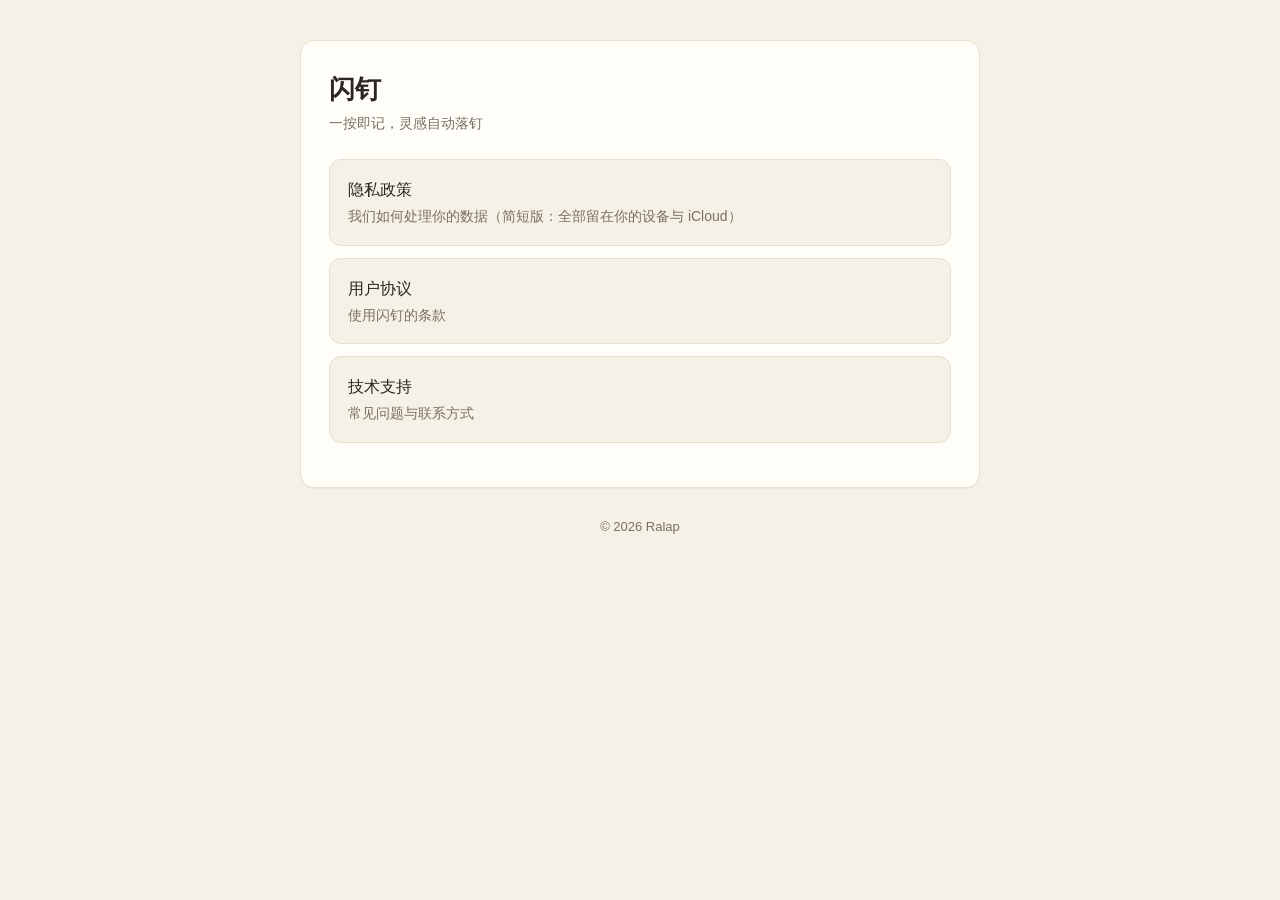
<file: index.html>
<!doctype html><html lang="zh-Hans"><head><meta charset="utf-8"><meta name="viewport" content="width=device-width,initial-scale=1">
<title>闪钉 · 法律信息</title><link rel="stylesheet" href="style.css"></head><body><main><div class="card">
<h1>闪钉</h1><p class="meta">一按即记，灵感自动落钉</p>
<div class="links">
<a href="privacy.html">隐私政策<span>我们如何处理你的数据（简短版：全部留在你的设备与 iCloud）</span></a>
<a href="terms.html">用户协议<span>使用闪钉的条款</span></a>
<a href="support.html">技术支持<span>常见问题与联系方式</span></a>
</div></div><footer>© 2026 Ralap</footer></main></body></html>
</file>
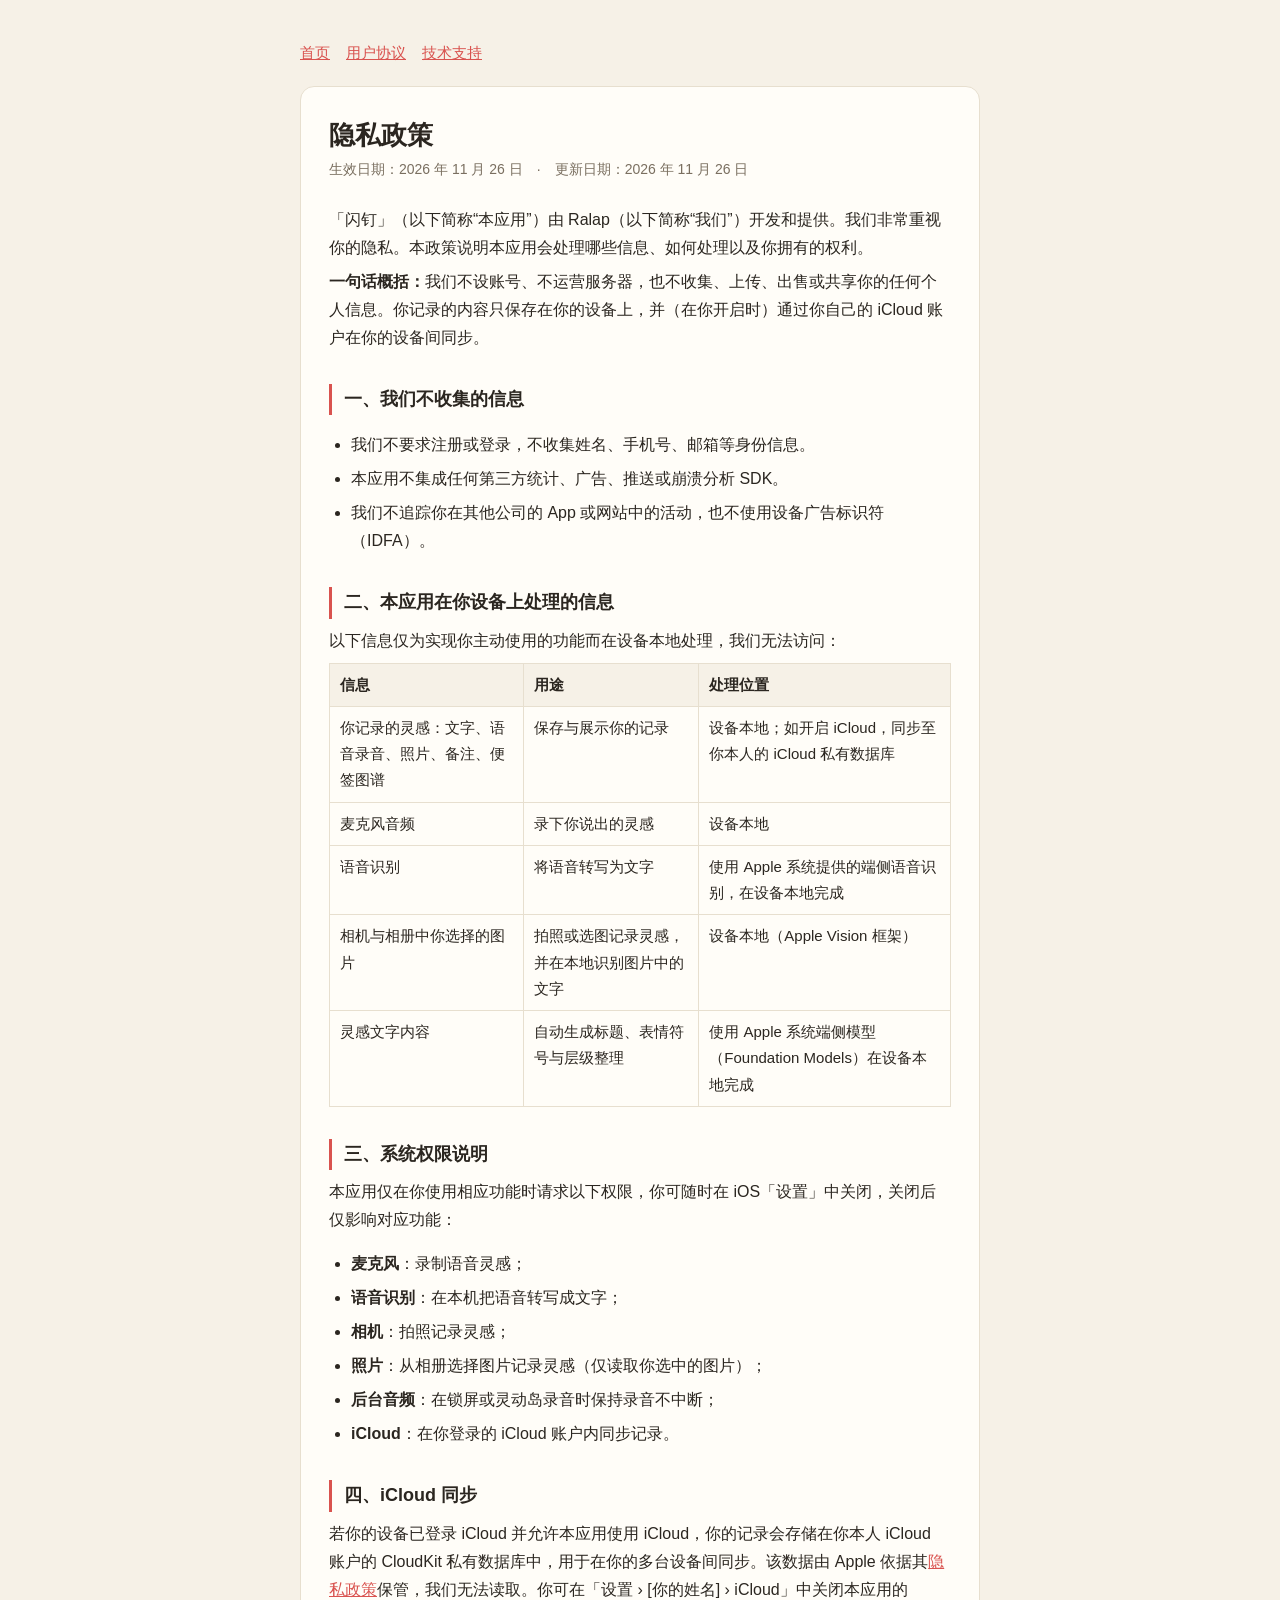
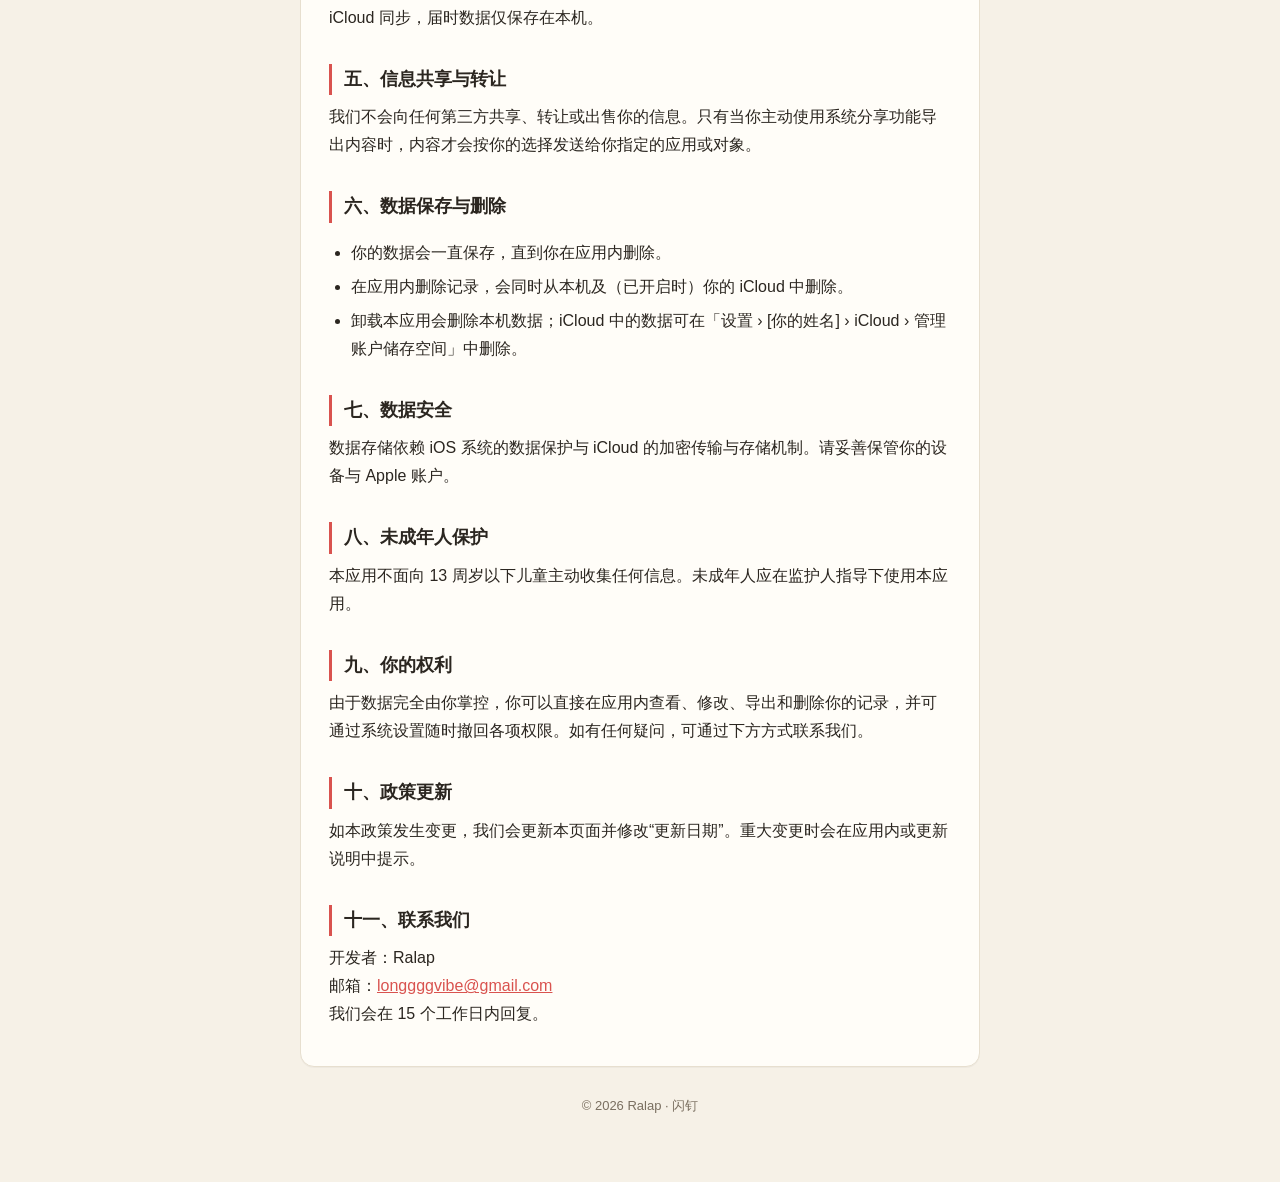
<file: privacy.html>
<!doctype html><html lang="zh-Hans"><head><meta charset="utf-8"><meta name="viewport" content="width=device-width,initial-scale=1">
<title>闪钉 · 隐私政策</title><link rel="stylesheet" href="style.css"></head><body><main>
<nav><a href="index.html">首页</a><a href="terms.html">用户协议</a><a href="support.html">技术支持</a></nav>
<div class="card">
<h1>隐私政策</h1><p class="meta">生效日期：2026 年 11 月 26 日　·　更新日期：2026 年 11 月 26 日</p>

<p>「闪钉」（以下简称“本应用”）由 Ralap（以下简称“我们”）开发和提供。我们非常重视你的隐私。本政策说明本应用会处理哪些信息、如何处理以及你拥有的权利。</p>
<p><strong>一句话概括：</strong>我们不设账号、不运营服务器，也不收集、上传、出售或共享你的任何个人信息。你记录的内容只保存在你的设备上，并（在你开启时）通过你自己的 iCloud 账户在你的设备间同步。</p>

<h2>一、我们不收集的信息</h2>
<ul>
<li>我们不要求注册或登录，不收集姓名、手机号、邮箱等身份信息。</li>
<li>本应用不集成任何第三方统计、广告、推送或崩溃分析 SDK。</li>
<li>我们不追踪你在其他公司的 App 或网站中的活动，也不使用设备广告标识符（IDFA）。</li>
</ul>

<h2>二、本应用在你设备上处理的信息</h2>
<p>以下信息仅为实现你主动使用的功能而在设备本地处理，我们无法访问：</p>
<table>
<tr><th>信息</th><th>用途</th><th>处理位置</th></tr>
<tr><td>你记录的灵感：文字、语音录音、照片、备注、便签图谱</td><td>保存与展示你的记录</td><td>设备本地；如开启 iCloud，同步至你本人的 iCloud 私有数据库</td></tr>
<tr><td>麦克风音频</td><td>录下你说出的灵感</td><td>设备本地</td></tr>
<tr><td>语音识别</td><td>将语音转写为文字</td><td>使用 Apple 系统提供的端侧语音识别，在设备本地完成</td></tr>
<tr><td>相机与相册中你选择的图片</td><td>拍照或选图记录灵感，并在本地识别图片中的文字</td><td>设备本地（Apple Vision 框架）</td></tr>
<tr><td>灵感文字内容</td><td>自动生成标题、表情符号与层级整理</td><td>使用 Apple 系统端侧模型（Foundation Models）在设备本地完成</td></tr>
</table>

<h2>三、系统权限说明</h2>
<p>本应用仅在你使用相应功能时请求以下权限，你可随时在 iOS「设置」中关闭，关闭后仅影响对应功能：</p>
<ul>
<li><strong>麦克风</strong>：录制语音灵感；</li>
<li><strong>语音识别</strong>：在本机把语音转写成文字；</li>
<li><strong>相机</strong>：拍照记录灵感；</li>
<li><strong>照片</strong>：从相册选择图片记录灵感（仅读取你选中的图片）；</li>
<li><strong>后台音频</strong>：在锁屏或灵动岛录音时保持录音不中断；</li>
<li><strong>iCloud</strong>：在你登录的 iCloud 账户内同步记录。</li>
</ul>

<h2>四、iCloud 同步</h2>
<p>若你的设备已登录 iCloud 并允许本应用使用 iCloud，你的记录会存储在你本人 iCloud 账户的 CloudKit 私有数据库中，用于在你的多台设备间同步。该数据由 Apple 依据其<a href="https://www.apple.com/legal/privacy/" target="_blank" rel="noopener">隐私政策</a>保管，我们无法读取。你可在「设置 › [你的姓名] › iCloud」中关闭本应用的 iCloud 同步，届时数据仅保存在本机。</p>

<h2>五、信息共享与转让</h2>
<p>我们不会向任何第三方共享、转让或出售你的信息。只有当你主动使用系统分享功能导出内容时，内容才会按你的选择发送给你指定的应用或对象。</p>

<h2>六、数据保存与删除</h2>
<ul>
<li>你的数据会一直保存，直到你在应用内删除。</li>
<li>在应用内删除记录，会同时从本机及（已开启时）你的 iCloud 中删除。</li>
<li>卸载本应用会删除本机数据；iCloud 中的数据可在「设置 › [你的姓名] › iCloud › 管理账户储存空间」中删除。</li>
</ul>

<h2>七、数据安全</h2>
<p>数据存储依赖 iOS 系统的数据保护与 iCloud 的加密传输与存储机制。请妥善保管你的设备与 Apple 账户。</p>

<h2>八、未成年人保护</h2>
<p>本应用不面向 13 周岁以下儿童主动收集任何信息。未成年人应在监护人指导下使用本应用。</p>

<h2>九、你的权利</h2>
<p>由于数据完全由你掌控，你可以直接在应用内查看、修改、导出和删除你的记录，并可通过系统设置随时撤回各项权限。如有任何疑问，可通过下方方式联系我们。</p>

<h2>十、政策更新</h2>
<p>如本政策发生变更，我们会更新本页面并修改“更新日期”。重大变更时会在应用内或更新说明中提示。</p>

<h2>十一、联系我们</h2>
<p>开发者：Ralap<br>邮箱：<a href="mailto:longgggvibe@gmail.com">longgggvibe@gmail.com</a><br>我们会在 15 个工作日内回复。</p>
</div><footer>© 2026 Ralap · 闪钉</footer></main></body></html>
</file>
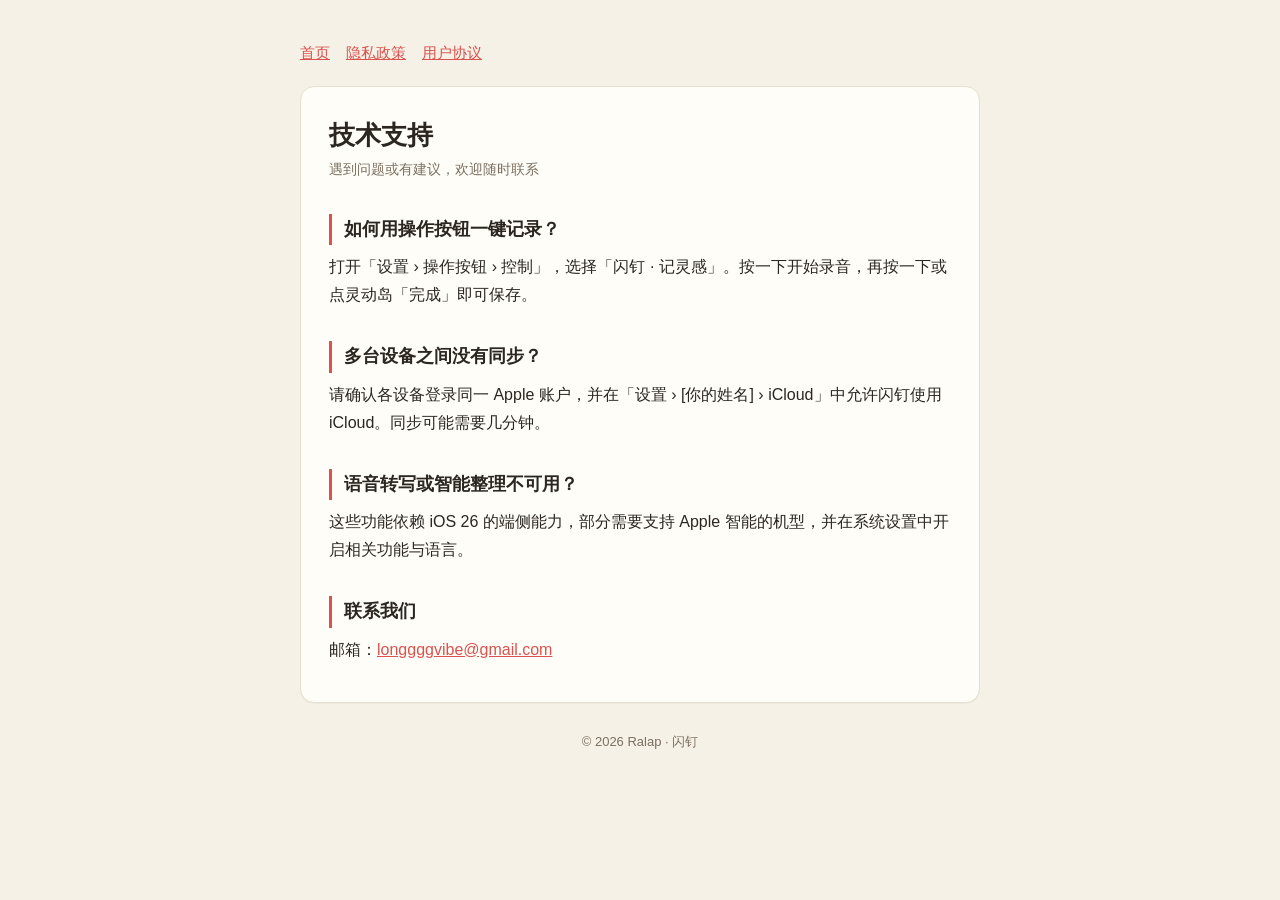
<file: support.html>
<!doctype html><html lang="zh-Hans"><head><meta charset="utf-8"><meta name="viewport" content="width=device-width,initial-scale=1">
<title>闪钉 · 技术支持</title><link rel="stylesheet" href="style.css"></head><body><main>
<nav><a href="index.html">首页</a><a href="privacy.html">隐私政策</a><a href="terms.html">用户协议</a></nav>
<div class="card">
<h1>技术支持</h1><p class="meta">遇到问题或有建议，欢迎随时联系</p>
<h2>如何用操作按钮一键记录？</h2>
<p>打开「设置 › 操作按钮 › 控制」，选择「闪钉 · 记灵感」。按一下开始录音，再按一下或点灵动岛「完成」即可保存。</p>
<h2>多台设备之间没有同步？</h2>
<p>请确认各设备登录同一 Apple 账户，并在「设置 › [你的姓名] › iCloud」中允许闪钉使用 iCloud。同步可能需要几分钟。</p>
<h2>语音转写或智能整理不可用？</h2>
<p>这些功能依赖 iOS 26 的端侧能力，部分需要支持 Apple 智能的机型，并在系统设置中开启相关功能与语言。</p>
<h2>联系我们</h2>
<p>邮箱：<a href="mailto:longgggvibe@gmail.com">longgggvibe@gmail.com</a></p>
</div><footer>© 2026 Ralap · 闪钉</footer></main></body></html>
</file>
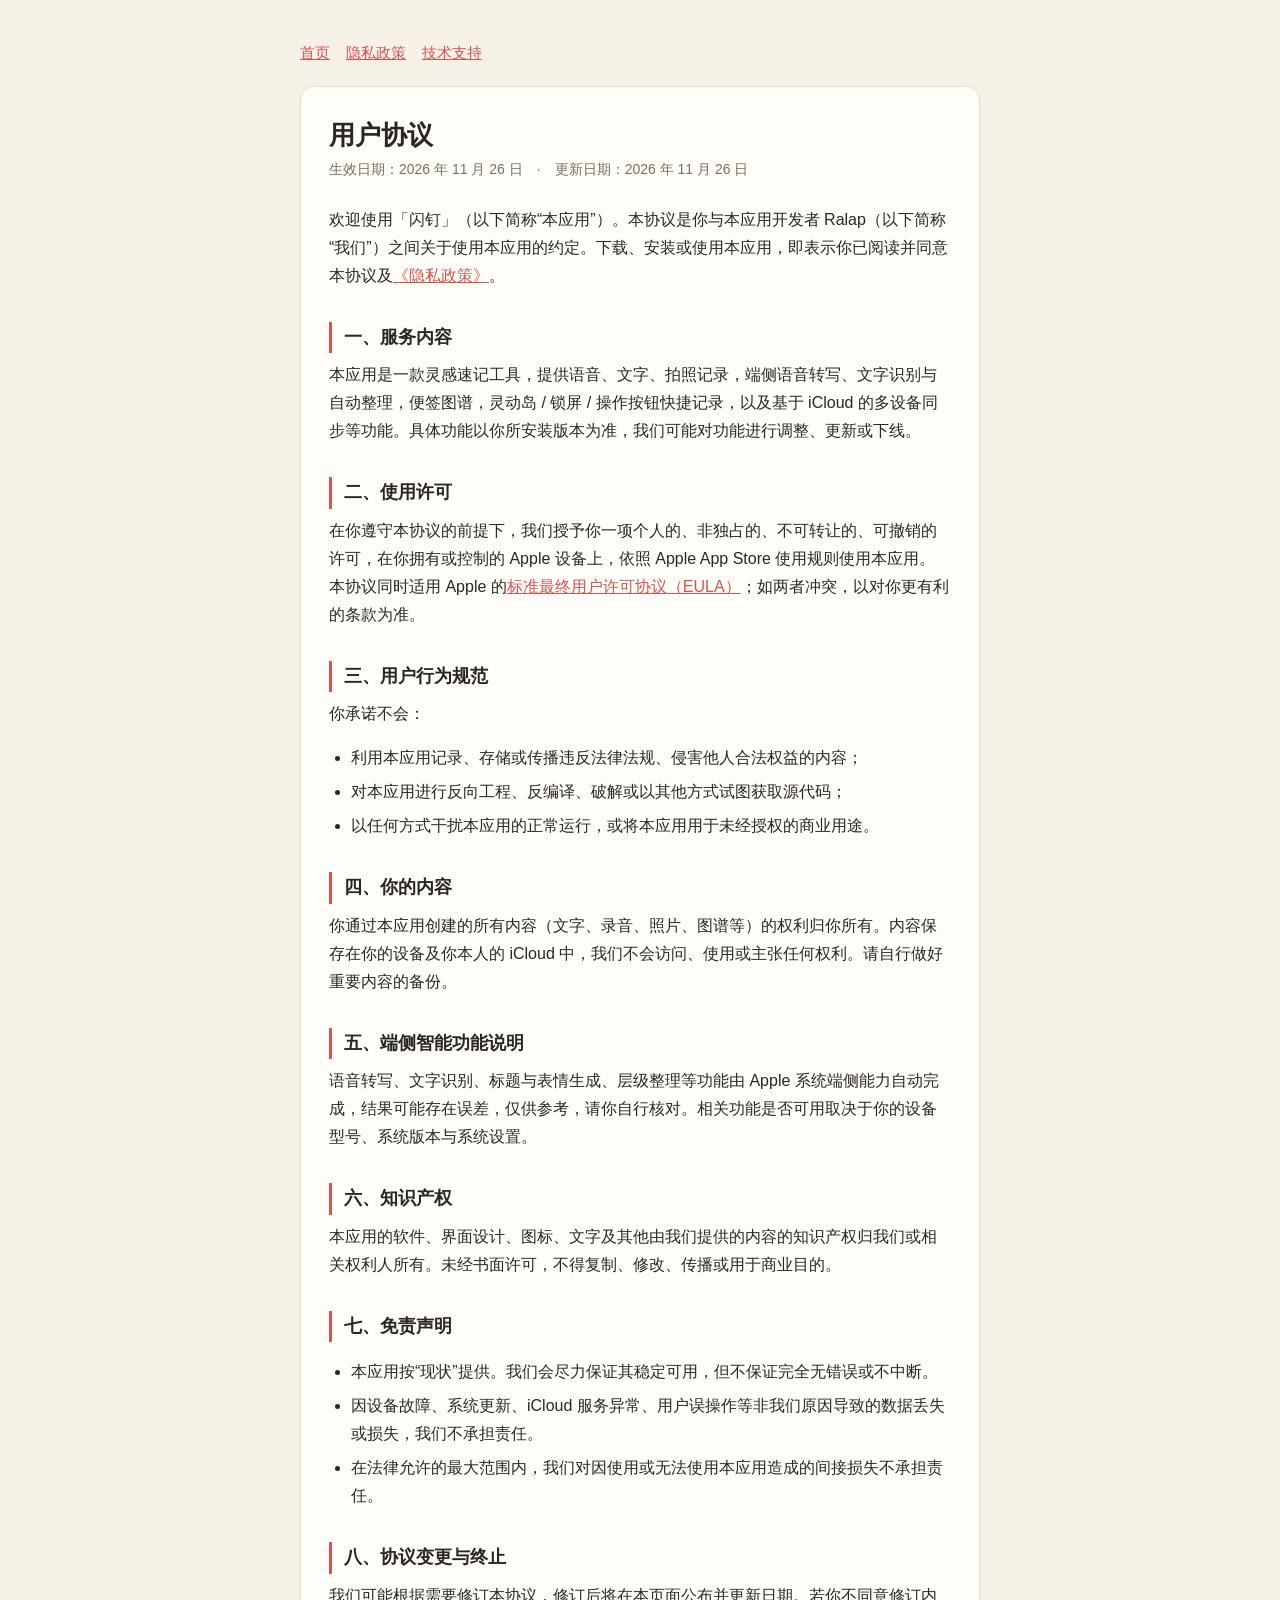
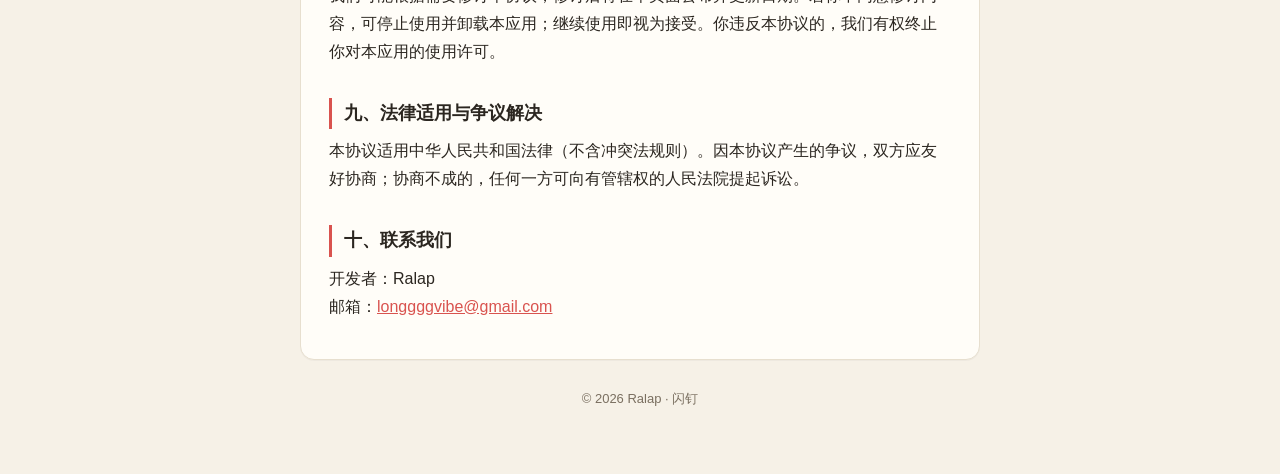
<file: terms.html>
<!doctype html><html lang="zh-Hans"><head><meta charset="utf-8"><meta name="viewport" content="width=device-width,initial-scale=1">
<title>闪钉 · 用户协议</title><link rel="stylesheet" href="style.css"></head><body><main>
<nav><a href="index.html">首页</a><a href="privacy.html">隐私政策</a><a href="support.html">技术支持</a></nav>
<div class="card">
<h1>用户协议</h1><p class="meta">生效日期：2026 年 11 月 26 日　·　更新日期：2026 年 11 月 26 日</p>

<p>欢迎使用「闪钉」（以下简称“本应用”）。本协议是你与本应用开发者 Ralap（以下简称“我们”）之间关于使用本应用的约定。下载、安装或使用本应用，即表示你已阅读并同意本协议及<a href="privacy.html">《隐私政策》</a>。</p>

<h2>一、服务内容</h2>
<p>本应用是一款灵感速记工具，提供语音、文字、拍照记录，端侧语音转写、文字识别与自动整理，便签图谱，灵动岛 / 锁屏 / 操作按钮快捷记录，以及基于 iCloud 的多设备同步等功能。具体功能以你所安装版本为准，我们可能对功能进行调整、更新或下线。</p>

<h2>二、使用许可</h2>
<p>在你遵守本协议的前提下，我们授予你一项个人的、非独占的、不可转让的、可撤销的许可，在你拥有或控制的 Apple 设备上，依照 Apple App Store 使用规则使用本应用。本协议同时适用 Apple 的<a href="https://www.apple.com/legal/internet-services/itunes/dev/stdeula/" target="_blank" rel="noopener">标准最终用户许可协议（EULA）</a>；如两者冲突，以对你更有利的条款为准。</p>

<h2>三、用户行为规范</h2>
<p>你承诺不会：</p>
<ul>
<li>利用本应用记录、存储或传播违反法律法规、侵害他人合法权益的内容；</li>
<li>对本应用进行反向工程、反编译、破解或以其他方式试图获取源代码；</li>
<li>以任何方式干扰本应用的正常运行，或将本应用用于未经授权的商业用途。</li>
</ul>

<h2>四、你的内容</h2>
<p>你通过本应用创建的所有内容（文字、录音、照片、图谱等）的权利归你所有。内容保存在你的设备及你本人的 iCloud 中，我们不会访问、使用或主张任何权利。请自行做好重要内容的备份。</p>

<h2>五、端侧智能功能说明</h2>
<p>语音转写、文字识别、标题与表情生成、层级整理等功能由 Apple 系统端侧能力自动完成，结果可能存在误差，仅供参考，请你自行核对。相关功能是否可用取决于你的设备型号、系统版本与系统设置。</p>

<h2>六、知识产权</h2>
<p>本应用的软件、界面设计、图标、文字及其他由我们提供的内容的知识产权归我们或相关权利人所有。未经书面许可，不得复制、修改、传播或用于商业目的。</p>

<h2>七、免责声明</h2>
<ul>
<li>本应用按“现状”提供。我们会尽力保证其稳定可用，但不保证完全无错误或不中断。</li>
<li>因设备故障、系统更新、iCloud 服务异常、用户误操作等非我们原因导致的数据丢失或损失，我们不承担责任。</li>
<li>在法律允许的最大范围内，我们对因使用或无法使用本应用造成的间接损失不承担责任。</li>
</ul>

<h2>八、协议变更与终止</h2>
<p>我们可能根据需要修订本协议，修订后将在本页面公布并更新日期。若你不同意修订内容，可停止使用并卸载本应用；继续使用即视为接受。你违反本协议的，我们有权终止你对本应用的使用许可。</p>

<h2>九、法律适用与争议解决</h2>
<p>本协议适用中华人民共和国法律（不含冲突法规则）。因本协议产生的争议，双方应友好协商；协商不成的，任何一方可向有管辖权的人民法院提起诉讼。</p>

<h2>十、联系我们</h2>
<p>开发者：Ralap<br>邮箱：<a href="mailto:longgggvibe@gmail.com">longgggvibe@gmail.com</a></p>
</div><footer>© 2026 Ralap · 闪钉</footer></main></body></html>
</file>
<file: style.css>
:root{--bg:#f6f1e7;--paper:#fffdf8;--ink:#2b2620;--muted:#7a6f60;--accent:#d9534f;--line:#e7dfcf}
@media (prefers-color-scheme:dark){:root{--bg:#16140f;--paper:#211e18;--ink:#ece6da;--muted:#a3998a;--line:#3a342a}}
*{box-sizing:border-box}
body{margin:0;background:var(--bg);color:var(--ink);font:16px/1.75 -apple-system,BlinkMacSystemFont,"PingFang SC","Helvetica Neue",sans-serif;-webkit-text-size-adjust:100%}
main{max-width:720px;margin:0 auto;padding:40px 20px 64px}
.card{background:var(--paper);border:1px solid var(--line);border-radius:14px;padding:32px 28px;box-shadow:0 1px 0 rgba(0,0,0,.03)}
h1{font-size:26px;line-height:1.3;margin:0 0 4px}
.meta{color:var(--muted);font-size:14px;margin:0 0 24px}
h2{font-size:18px;margin:32px 0 8px;padding-left:12px;border-left:3px solid var(--accent)}
p,li{margin:6px 0}
ul{padding-left:22px}
a{color:var(--accent)}
table{width:100%;border-collapse:collapse;font-size:15px;margin:8px 0}
th,td{border:1px solid var(--line);padding:8px 10px;text-align:left;vertical-align:top}
th{background:var(--bg)}
nav{display:flex;gap:16px;margin-bottom:20px;font-size:15px}
footer{color:var(--muted);font-size:13px;text-align:center;margin-top:28px}
.links a{display:block;padding:16px 18px;margin:12px 0;border:1px solid var(--line);border-radius:12px;text-decoration:none;color:var(--ink);background:var(--bg)}
.links a span{display:block;color:var(--muted);font-size:14px}
</file>
